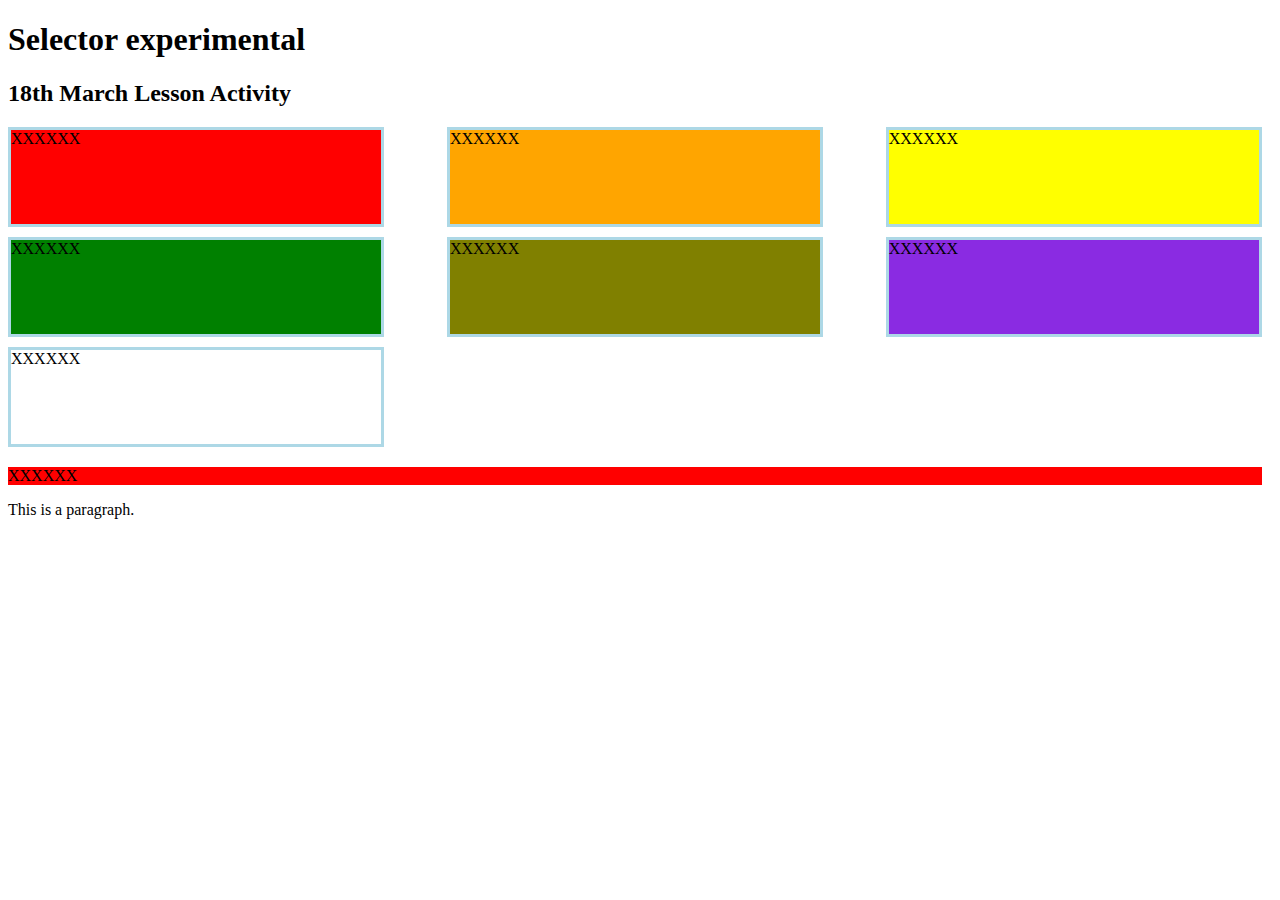
<file: EX-03/index.html>
<!DOCTYPE html>
<html>
<head>
<title>18th March Lesson Activity</title>
<link rel="stylesheet" href="css/stile.css">
</head>
<body>

<h1>Selector experimental</h1>
<h2>18th March Lesson Activity</h2>

<div class="wrapper">
    <div class="red oblique">XXXXXX</div>
    <div class="orange oblique">XXXXXX</div>
    <div class="yellow oblique">XXXXXX</div>
    <div class="green oblique">XXXXXX</div>
    <div class="blue oblique">XXXXXX</div>
    <div class="blueviolet oblique">XXXXXX</div>
    <div class="purple oblique">XXXXXX</div>
</div>

<div class="red oblique">XXXXXX</div>

<p>This is a paragraph.</p>

</body>
</html>
</file>
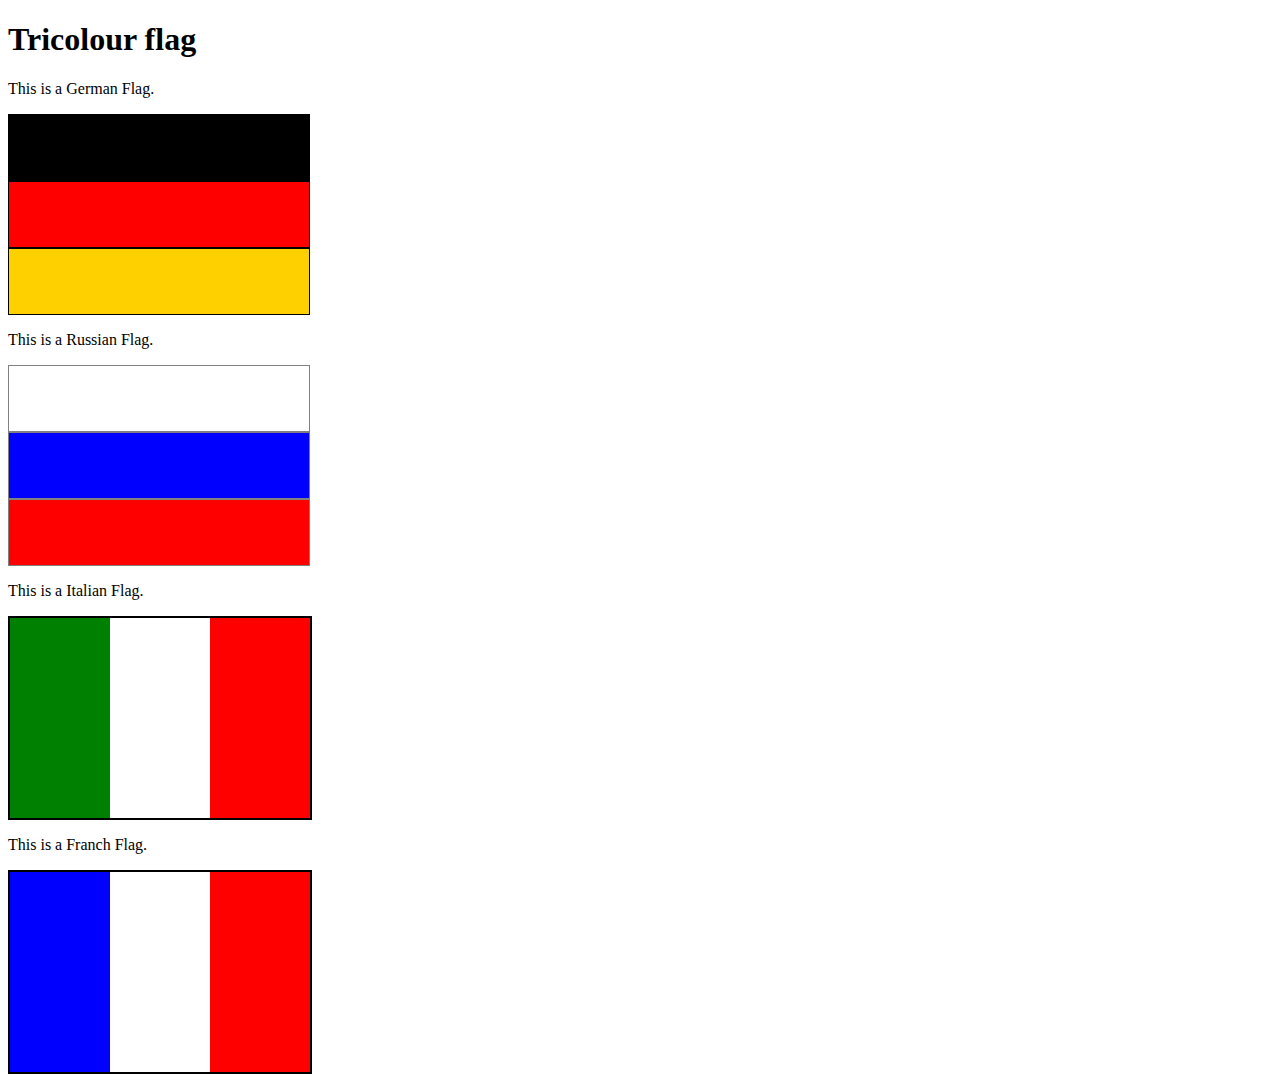
<file: EX-04/index.html>
<!DOCTYPE html>
<html>
<head>
<title>25th March After Lesson Activity</title>
<link rel="stylesheet" href="css/stile.css">
</head>
<body>

<h1>Tricolour flag</h1>


<p>This is a German Flag.</p>
<div class="GermanFlag">

  <div class="black"></div>
  <div class="red"></div>
  <div class="yellow"></div>

</div>


<p>This is a Russian Flag.</p>

<div class="RussianFlag">

    <div class="white"></div>
    <div class="blue"></div>
    <div class="red"></div>
    
  </div>

  <p>This is a Italian Flag.</p>

  <div class="Italyflag">
    <div class="green"></div>
    <div class="white"></div>
    <div class="red"></div>
  </div>

  <p>This is a Franch Flag.</p>

  <div class="FranceFlag">
    <div class="blue"></div>
    <div class="white"></div>
    <div class="red"></div>
  </div>


</body>
</html>
</file>
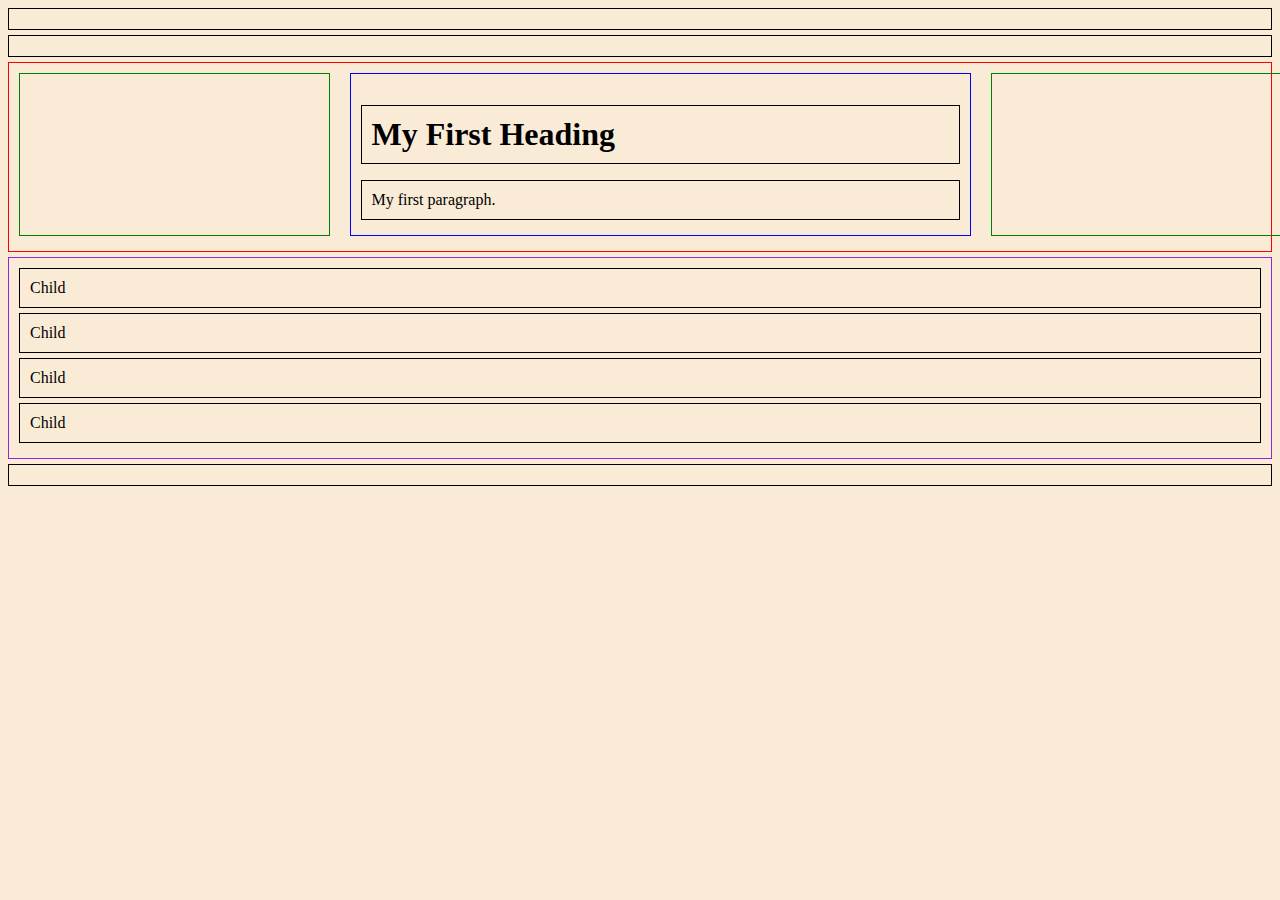
<file: EX-05/index.html>
<!DOCTYPE html>
<html>
<head>
<title>Page Title</title>
<link rel="stylesheet" href="css/stile.css">

</head>

<body>

  <header></header>
  <nav></nav>
  <div class="wrapper">
    <aside class="aside1"></aside>
    <main>

      <h1>My First Heading</h1>
      <p>My first paragraph.</p>

    </main> 
  
    <aside class="aside2"></aside>

  </div>

  <div class="float-dem">
    <div class="child">Child</div>
    <div class="child">Child</div>
    <div class="child">Child</div>
    <div class="child">Child</div>


  </div> 

  <footer></footer>
   
  
  


</body>
</html>
</file>
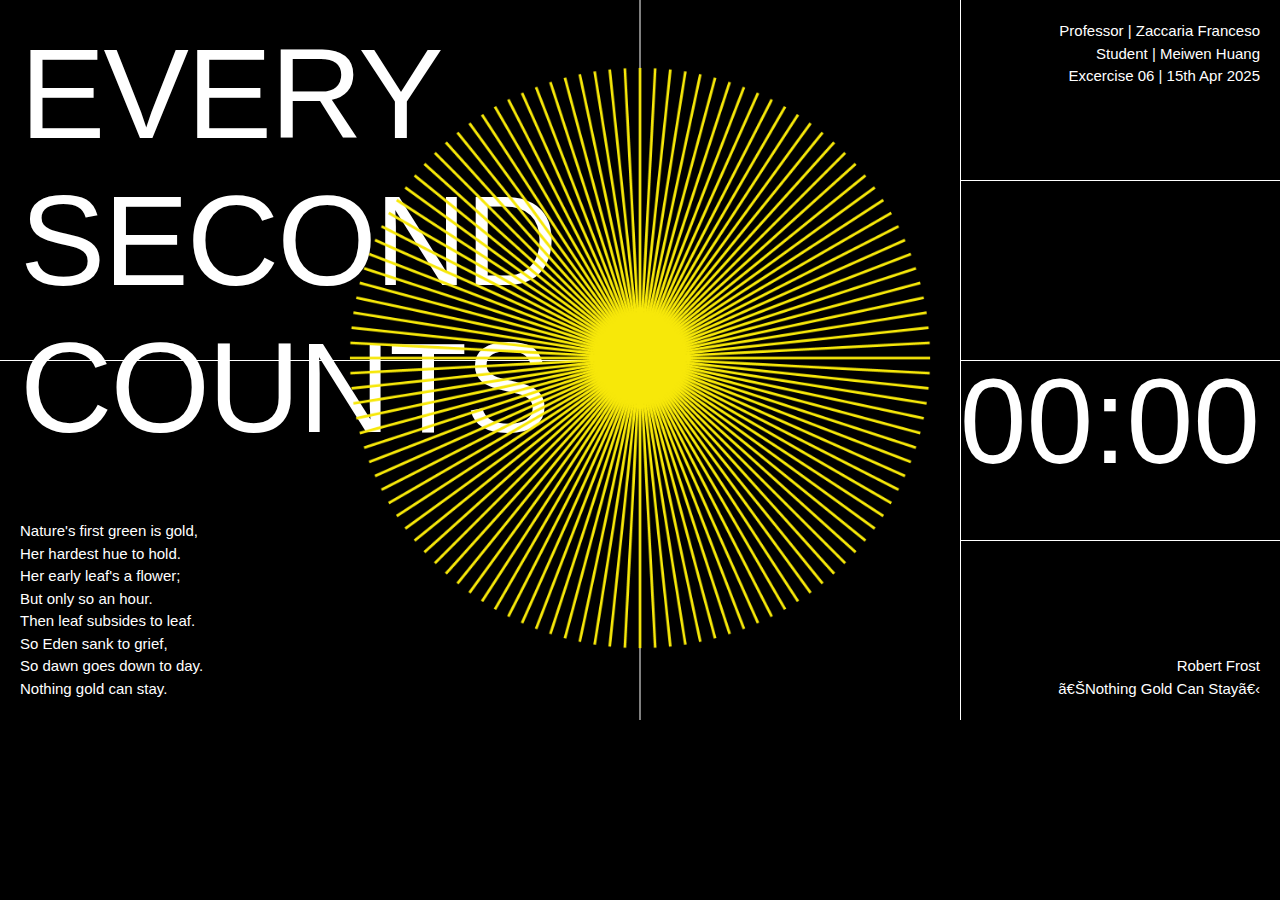
<file: EX-06/index.html>
<!DOCTYPE html>
<html lang="en">
<head>
  <!-- <meta charset="UTF-8" />
  <meta name="viewport" content="width=device-width, initial-scale=1.0" /> -->
  <title>Every Second Counts</title>

  <!-- Google Fonts Title -->
  <link href="https://fonts.googleapis.com/css2?family=Noto+Sans+JP:wght@300;400;500;700&display=swap" rel="stylesheet">
 
  <link rel="stylesheet" href="css/stile.css" />


</head>
<body>
    
<div class="canva">

    <!-- screen line -->
    
    <div class="lines">
        <!-- horizontal (3 lines) -->
        <div class="h-line line-h-1"></div>
        <div class="h-line line-h-2"></div>
        <div class="h-line line-h-3"></div>
        <div class="h-line line-h-4"></div>
      
        <!-- vertical (3 lines) -->
        <div class="v-line line-v-1"></div>
        <div class="v-line line-v-2"></div>
        <div class="v-line line-v-3"></div>
      </div>
      
    
    
    <!-- headline -->
    <div class="headline">
      EVERY<br>
      SECOND<br>
      COUNTS
    </div>

    <!-- center image -->
    <div class="image-container">
      <img src="img/circle.png" alt="Centered Image" />
    </div>

    <!-- crossline -->
    <div class="horizontal-line"></div>
    <div class="vertical-line"></div>

    <!-- copy bottom right 1-->
    <div class="bottom-right1">
        Robert Frost<br>
        《Nothing Gold Can Stay》
    </div>

     <!-- copy time-->
     <div class="bottom-right2">
        00:00
    </div>


    <!-- name -->
    <div class="name">
        Professor | Zaccaria Franceso <br>
        Student | Meiwen Huang<br>
        Excercise 06 | 15th Apr 2025
    </div>
   

     <!-- copy bottom left -->
     <div class="bottom-left">
        Nature's first green is gold,<br>
        Her hardest hue to hold.<br>
        Her early leaf's a flower;<br>
        But only so an hour.<br>
        Then leaf subsides to leaf.<br>
        So Eden sank to grief,<br>
        So dawn goes down to day.<br>
        Nothing gold can stay.
    </div>

    



</div>

</body>
</html>
</file>
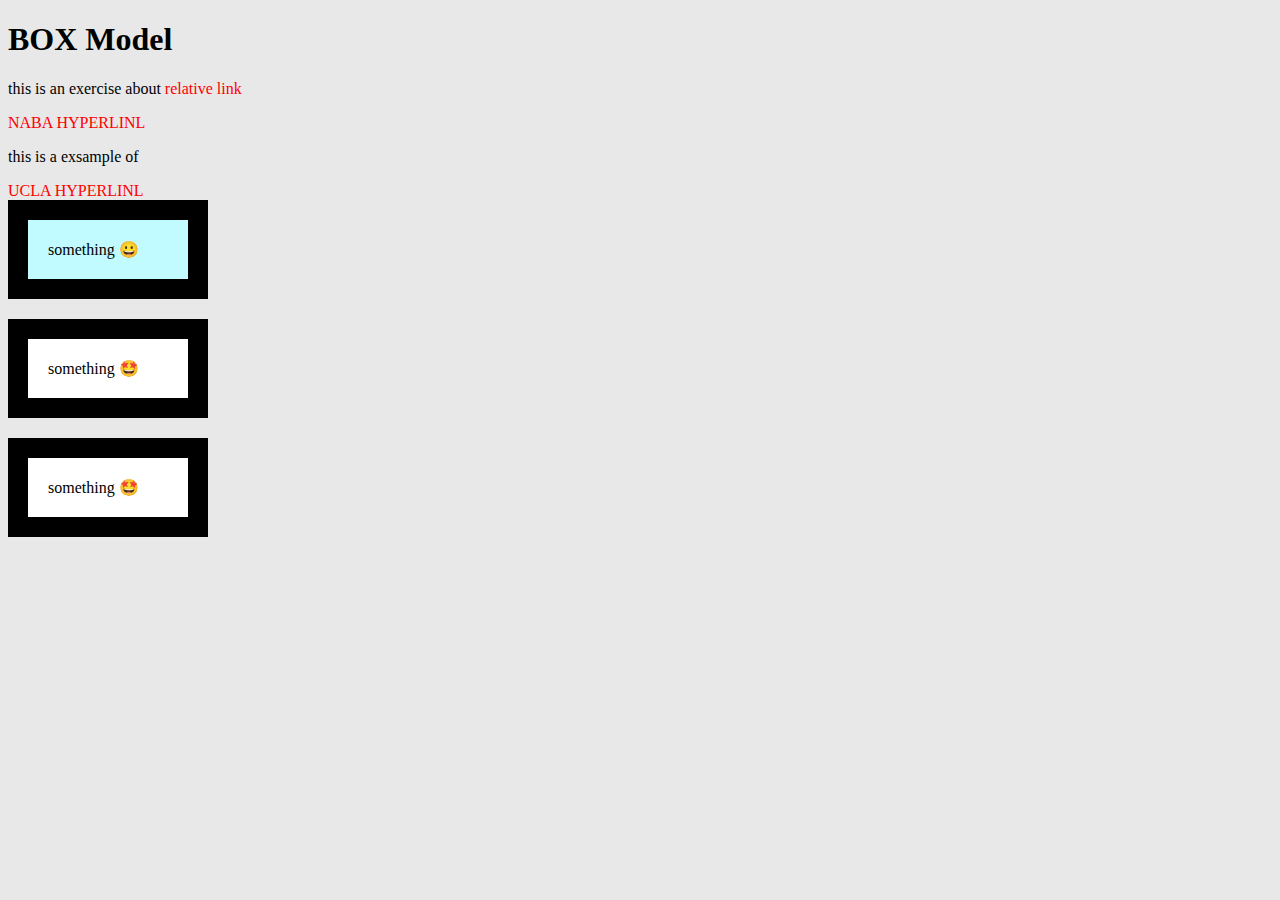
<file: EX-08/index.html>
<!DOCTYPE html>
<html>

<head>
    <title>Page Title</title>
    <link rel="stylesheet" href="css/stile.css">

</head>

<body>

    <h1>BOX Model</h1>
  
    <p> this is an exercise about <a href="../EX-08/index.html" </a> relative link </p>
        <a href="https://www.naba.it/en" target="_blank" alt="HYPERLINk EXAMPLE" title="notification"> NABA HYPERLINL</a>
    
    <p> this is a exsample of </p>
        <a href="https://www.ucla.edu/"> UCLA HYPERLINL</a>
    

    <div class="box-model-test box-model-test-01">something 😀</div>
    <div class="box-model-test box-model-test-02">something 🤩</div>
    <div class="box-model-test box-model-test-03">something 🤩</div>


</body>

</html>
</file>
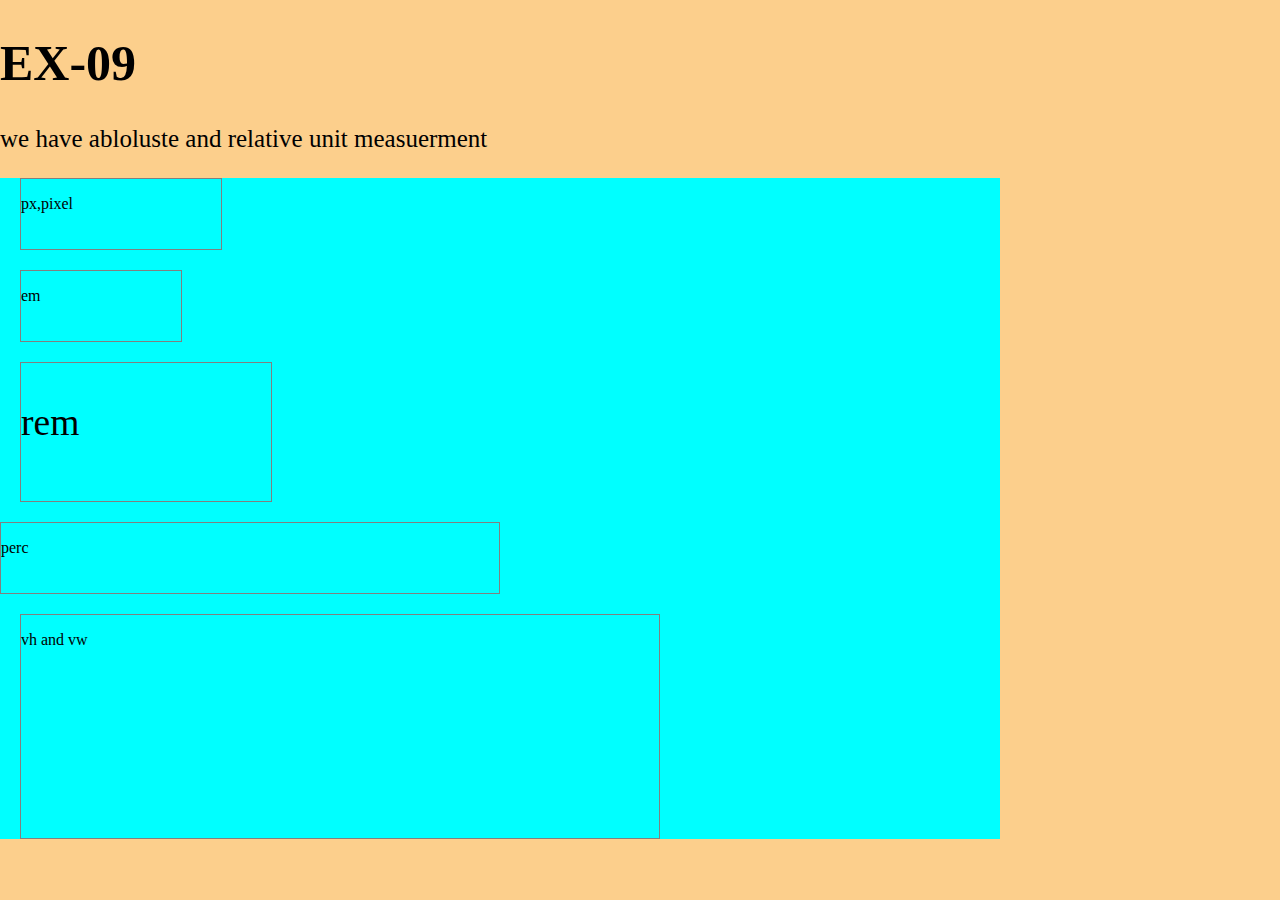
<file: EX-09/index.html>
<!DOCTYPE html>
<html>

<head>
    <title>Page Title</title>
    <link rel="stylesheet" href="css/stile.css">
</head>

<body>

    <h1>EX-09</h1>
    <p>we have abloluste and relative unit measuerment</p>

<ul>
    
    <li class ="px"><p>px,pixel</p></li>
    <li class ="em"><p>em</p></li>
    <li class ="rem"><p>rem</p></li>
    <li class ="perc"><p>perc</p></li>
    <li class ="vhvw"><p>vh and vw</p></li>

</ul>




</body>

</html>
</file>
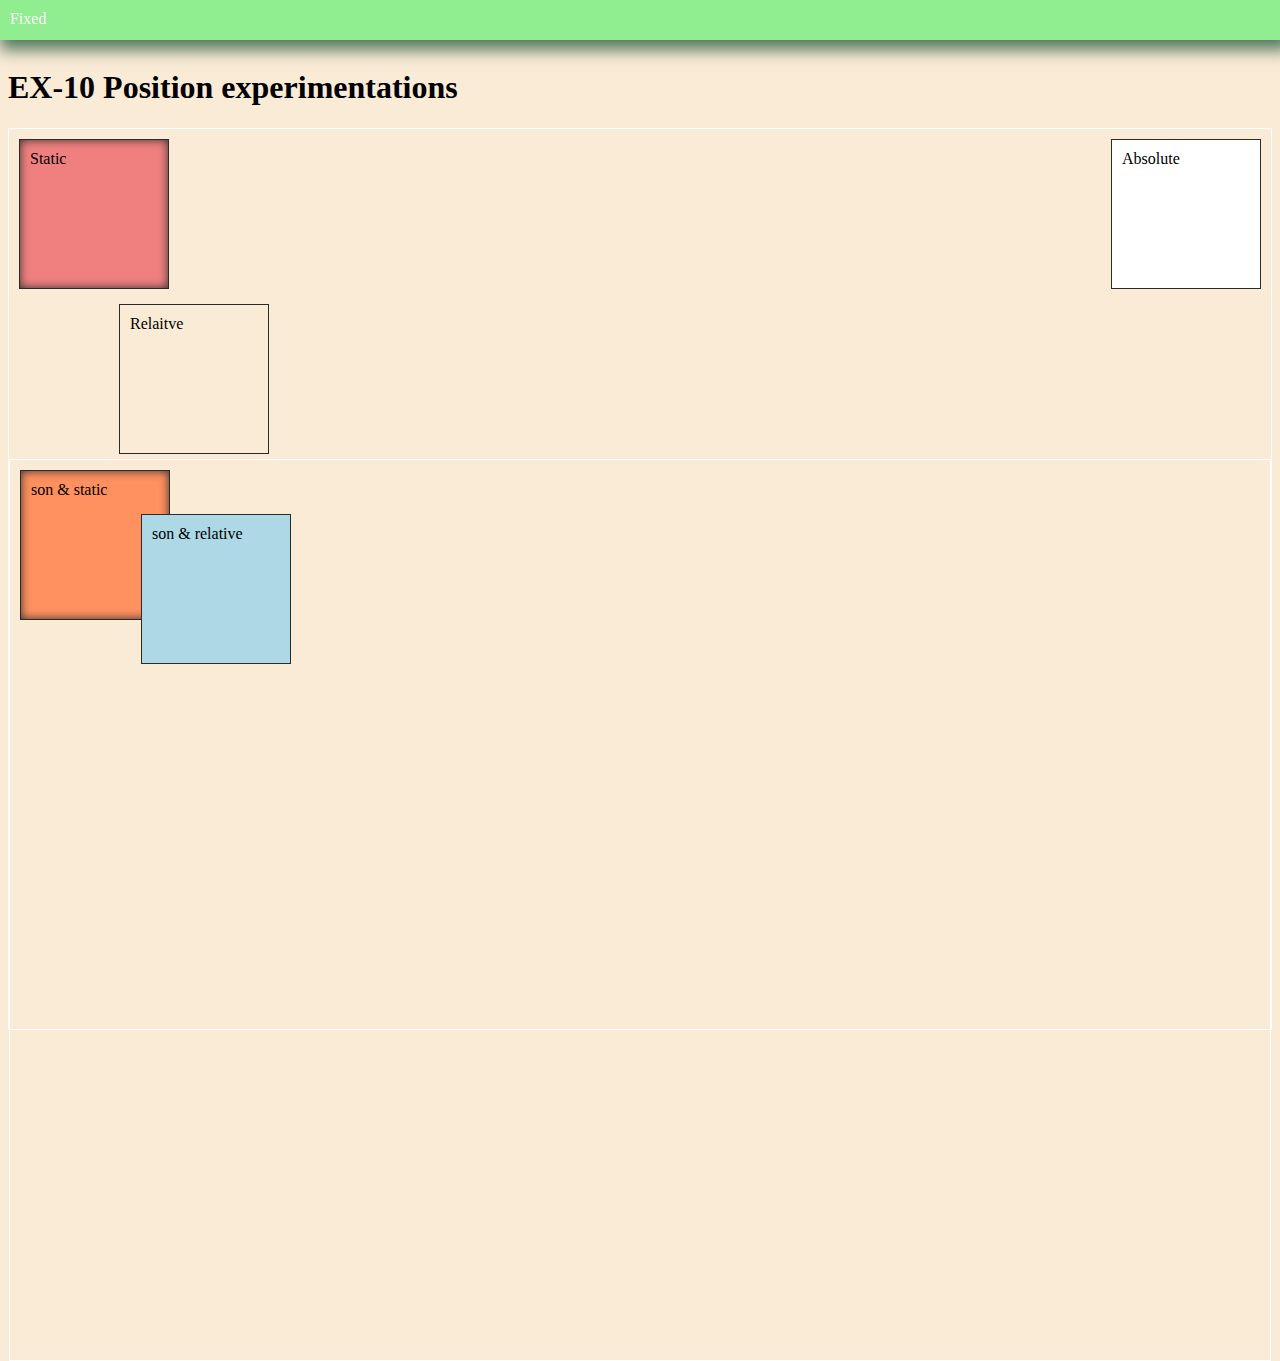
<file: EX-10/index.html>
<!DOCTYPE html>
<html>
<head>
<title>Page Title</title>
<link rel="stylesheet" href="css/stile.css">

</head>

<body>

  <h1>EX-10 Position experimentations</h1>

<div class="container">
 <div class="son static"> Static </div>
 <div class="son relative"> Relaitve </div> 
 <div class="son absolute"> Absolute </div>
 <div class="son fixed"> Fixed </div>

 <div class="container container2">
  <div class="son static"> son & static 
  <div class="son relative"> son & relative </div> 
</div>
  
</div>  
</body>
</html>
</file>
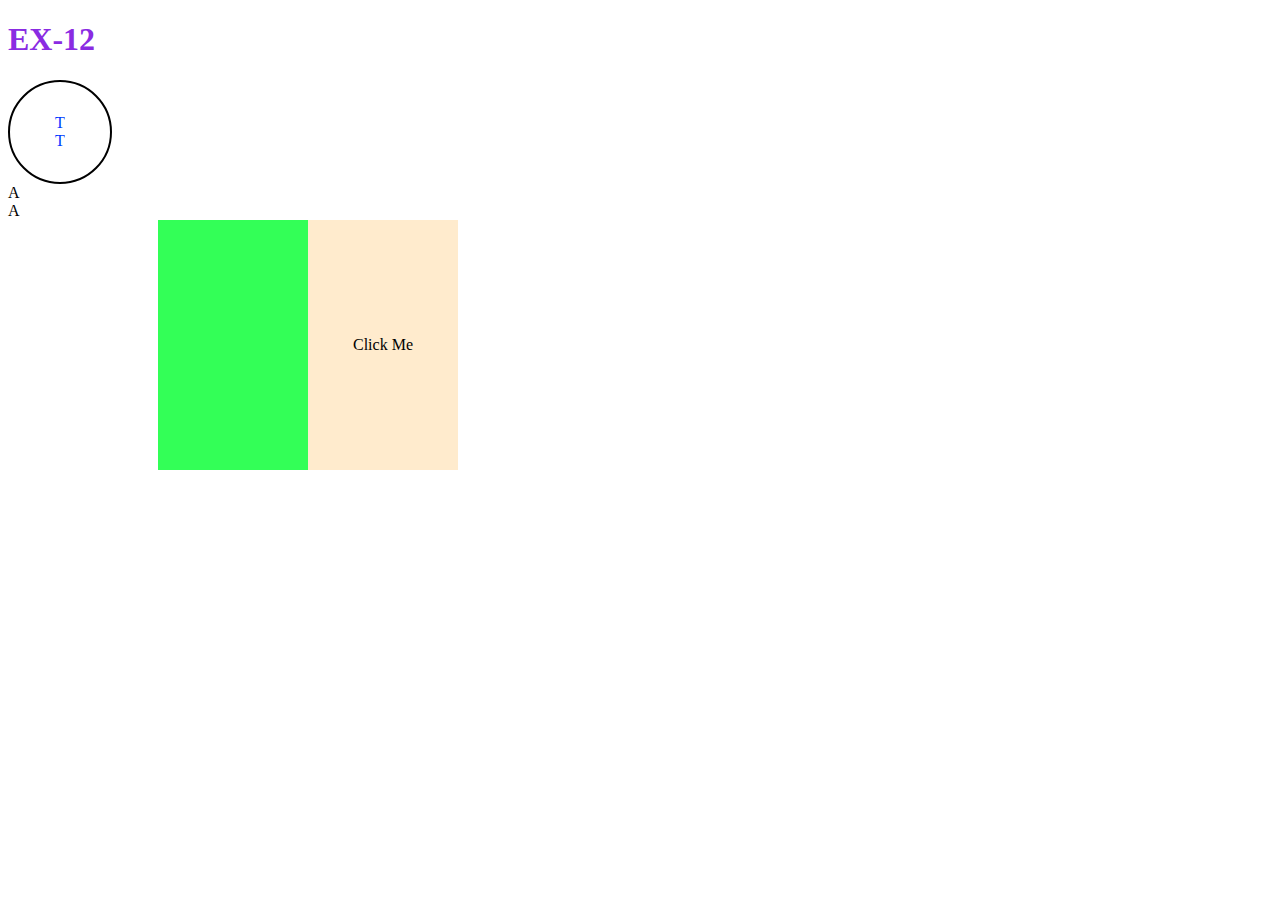
<file: EX-12/index.html>
<!DOCTYPE html>
<html>
<head>
<title>Ductument</title>
<link rel="stylesheet" href="css/stile.css">

</head>

<body>

  <h1>EX-12</h1>

  <div class="cerchio">
    <div> T </div>
    <div> T </div>
  </div>

  <div id="hexagon">
    <div> A </div>
    <div> A </div>

  <div class="card">
    
    <div class="card">Click Me</div>

  </div> 
  
 
  
   
</body>
</html>
</file>
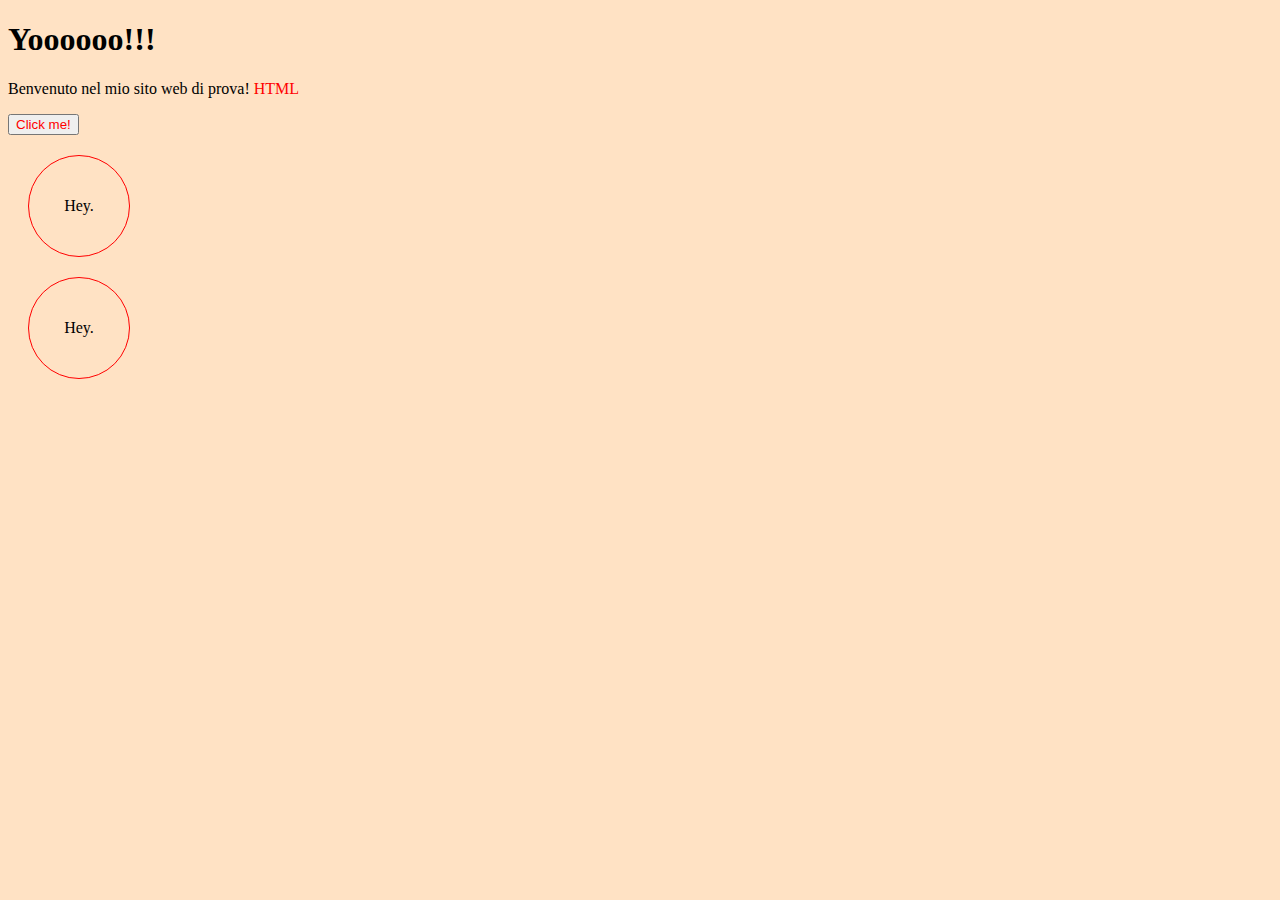
<file: EX-16/index.html>
<!DOCTYPE html>
<html>

<head>

  <title>EX-16</title>
  <link rel="stylesheet" href="css/stile.css">
  <meta name="viewport" content="width=device-width, initial-scale=1">
  <script src="js/principale.js"></script>

</head>

<body>

  <h1>Yoooooo!!!</h1>
  <p>Benvenuto nel mio sito web di prova! <span class="red"> HTML </span></p>
  <button id="pippo" class="red"> Click me! </button>

  <div class="un-buon-partito">Hey.</div>
  <div class="un-buon-partito">Hey.</div>


</body>

</html
</file>
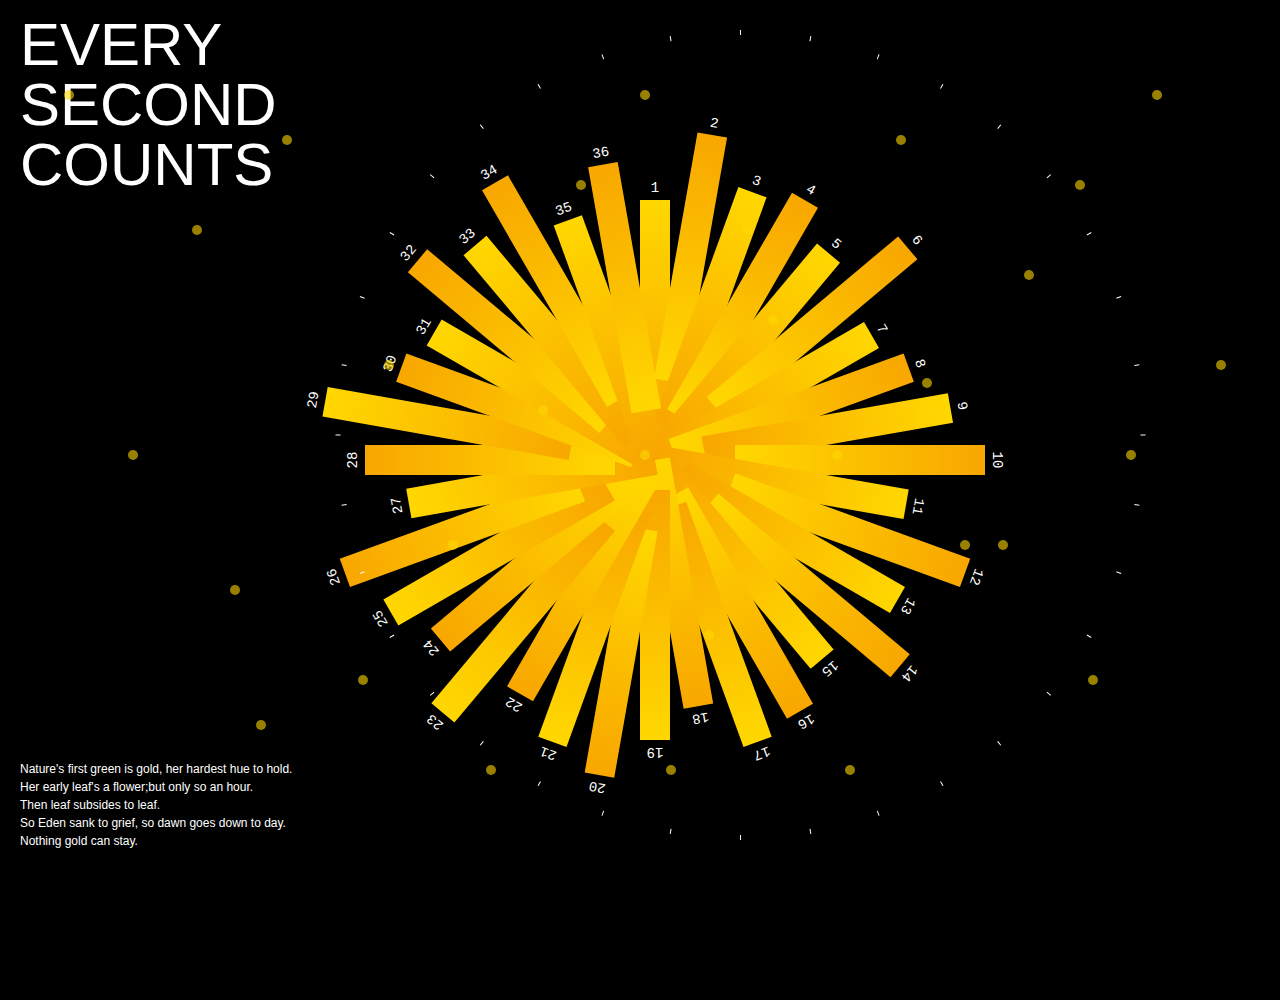
<file: Final/index.html>
<!-- index.html -->
<!DOCTYPE html>
<html lang="ja">

<head>

  <title>Final</title>
  <link href="https://fonts.googleapis.com/css2?family=Noto+Sans+JP:wght@300;400;500;700&display=swap" rel="stylesheet">
  <link rel="stylesheet" href="styles.css" />

</head>

<body>

  <div class="headline1">EVERY</div>
  <div class="headline2">SECOND</div>
  <div class="headline3">COUNTS</div>



  <div class="container">
  <div class="sunburst">
    <div class="ray" data-index="1"></div>
    <div class="ray" data-index="2"></div>
    <div class="ray" data-index="3"></div>
    <div class="ray" data-index="4"></div>
    <div class="ray" data-index="5"></div>
    <div class="ray" data-index="6"></div>
    <div class="ray" data-index="7"></div>
    <div class="ray" data-index="8"></div>
    <div class="ray" data-index="9"></div>
    <div class="ray" data-index="10"></div>
    <div class="ray" data-index="11"></div>
    <div class="ray" data-index="12"></div>
    <div class="ray" data-index="13"></div>
    <div class="ray" data-index="14"></div>
    <div class="ray" data-index="15"></div>
    <div class="ray" data-index="16"></div>
    <div class="ray" data-index="17"></div>
    <div class="ray" data-index="18"></div>
    <div class="ray" data-index="19"></div>
    <div class="ray" data-index="20"></div>
    <div class="ray" data-index="21"></div>
    <div class="ray" data-index="22"></div>
    <div class="ray" data-index="23"></div>
    <div class="ray" data-index="24"></div>
    <div class="ray" data-index="25"></div>
    <div class="ray" data-index="26"></div>
    <div class="ray" data-index="27"></div>
    <div class="ray" data-index="28"></div>
    <div class="ray" data-index="29"></div>
    <div class="ray" data-index="30"></div>
    <div class="ray" data-index="31"></div>
    <div class="ray" data-index="32"></div>
    <div class="ray" data-index="33"></div>
    <div class="ray" data-index="34"></div>
    <div class="ray" data-index="35"></div>
    <div class="ray" data-index="36"></div>
  </div>
</div>


  <!-- <div class="dots">
    <div class="dot"></div>
    <div class="dot"></div>
    <div class="dot"></div>
    <div class="dot"></div>
    <div class="dot"></div>
    <div class="dot"></div>
    <div class="dot"></div>
    <div class="dot"></div>
    <div class="dot"></div>
    <div class="dot"></div>
  </div> -->

  <div class="tick-ring">
  <div class="tick" style="--i:0"></div>
  <div class="tick" style="--i:1"></div>
  <div class="tick" style="--i:2"></div>
  <div class="tick" style="--i:3"></div>
  <div class="tick" style="--i:4"></div>
  <div class="tick" style="--i:5"></div>
  <div class="tick" style="--i:6"></div>
  <div class="tick" style="--i:7"></div>
  <div class="tick" style="--i:8"></div>
  <div class="tick" style="--i:9"></div>
  <div class="tick" style="--i:10"></div>
  <div class="tick" style="--i:11"></div>
  <div class="tick" style="--i:12"></div>
  <div class="tick" style="--i:13"></div>
  <div class="tick" style="--i:14"></div>
  <div class="tick" style="--i:15"></div>
  <div class="tick" style="--i:16"></div>
  <div class="tick" style="--i:17"></div>
  <div class="tick" style="--i:18"></div>
  <div class="tick" style="--i:19"></div>
  <div class="tick" style="--i:20"></div>
  <div class="tick" style="--i:21"></div>
  <div class="tick" style="--i:22"></div>
  <div class="tick" style="--i:23"></div>
  <div class="tick" style="--i:24"></div>
  <div class="tick" style="--i:25"></div>
  <div class="tick" style="--i:26"></div>
  <div class="tick" style="--i:27"></div>
  <div class="tick" style="--i:28"></div>
  <div class="tick" style="--i:29"></div>
  <div class="tick" style="--i:30"></div>
  <div class="tick" style="--i:31"></div>
  <div class="tick" style="--i:32"></div>
  <div class="tick" style="--i:33"></div>
  <div class="tick" style="--i:34"></div>
  <div class="tick" style="--i:35"></div>
</div>


<div class="bottom-left">
        Nature's first green is gold, her hardest hue to hold.<br>
        Her early leaf's a flower;but only so an hour.<br>
        Then leaf subsides to leaf.<br>
        So Eden sank to grief, so dawn goes down to day.<br>
        Nothing gold can stay.
</div>


<div class="stars">
  <div class="star" style="--x:5%; --y:10%; --d:0s;"></div>
  <div class="star" style="--x:15%; --y:25%; --d:1.2s;"></div>
  <div class="star" style="--x:20%; --y:80%; --d:0.6s;"></div>
  <div class="star" style="--x:30%; --y:40%; --d:2s;"></div>
  <div class="star" style="--x:35%; --y:60%; --d:0.8s;"></div>
  <div class="star" style="--x:45%; --y:20%; --d:1.7s;"></div>
  <div class="star" style="--x:50%; --y:10%; --d:1s;"></div>
  <div class="star" style="--x:55%; --y:70%; --d:2.4s;"></div>
  <div class="star" style="--x:60%; --y:35%; --d:0.3s;"></div>
  <div class="star" style="--x:65%; --y:50%; --d:1.1s;"></div>
  <div class="star" style="--x:70%; --y:15%; --d:1.8s;"></div>
  <div class="star" style="--x:75%; --y:60%; --d:0.5s;"></div>
  <div class="star" style="--x:80%; --y:30%; --d:2.2s;"></div>
  <div class="star" style="--x:85%; --y:75%; --d:1.5s;"></div>
  <div class="star" style="--x:90%; --y:10%; --d:0.7s;"></div>
  <div class="star" style="--x:10%; --y:50%; --d:2.6s;"></div>
  <div class="star" style="--x:18%; --y:65%; --d:1.3s;"></div>
  <div class="star" style="--x:22%; --y:15%; --d:2.1s;"></div>
  <div class="star" style="--x:28%; --y:75%; --d:0.9s;"></div>
  <div class="star" style="--x:38%; --y:85%; --d:0.4s;"></div>
  <div class="star" style="--x:42%; --y:45%; --d:2.8s;"></div>
  <div class="star" style="--x:52%; --y:85%; --d:0.2s;"></div>
  <div class="star" style="--x:58%; --y:25%; --d:1.4s;"></div>
  <div class="star" style="--x:66%; --y:85%; --d:1.9s;"></div>
  <div class="star" style="--x:72%; --y:42%; --d:0.1s;"></div>
  <div class="star" style="--x:78%; --y:60%; --d:2.5s;"></div>
  <div class="star" style="--x:84%; --y:20%; --d:1.6s;"></div>
  <div class="star" style="--x:88%; --y:50%; --d:0.6s;"></div>
  <div class="star" style="--x:95%; --y:40%; --d:1.1s;"></div>
  <div class="star" style="--x:50%; --y:50%; --d:2.9s;"></div>
</div>
</file>
<file: EX-03/css/stile.css>
body {
    color: black;
}

div{
    margin-right: 10px;
    margin-bottom: 10px;
    /* width: 50% ; */
}

.wrapper {
    display: flex;
    flex-wrap: wrap;
}

.wrapper div {
   width: 30%;
   height: 100px;
   border: 3px solid lightblue;
   margin-right: 5%; 
   box-sizing: border-box;
}

.wrapper div:nth-child(5) {
    background-color: olive;
}

.wrapper div:nth-child(3n) {
   margin-right: 0px;
}

.red{
    background-color: red;
}

.orange{
    background-color: orange;
}

.yellow{
background-color: yellow;
}

.green{
    background-color: green;
}

.blue{
    background-color: blue;
}

.blueviolet{
    background-color: blueviolet;
}

.purple{
    background-color: white;
    border: 1px solid red;
}

.red{
    background-color: red;
}
</file>
<file: EX-04/css/stile.css>
body{ color: black;}

.GermanFlag div{
    height: 65px;
    width: 300px;
    border: 1px solid rgb(0, 0, 0);
    }

    .black{
        background-color: black;
    }
    .red{
        background-color: red;
    }
    .yellow{
        background-color: rgb(255, 208, 0);
    }

.RussianFlag div{
    height: 65px;
    width: 300px;
    border: 1px solid grey;
    }
    .white{
        background-color: rgb(0, 0, 0);
    }
    .blue{
        background-color: blue;
    }
    .red{
        background-color: red;
    }
    


.Italyflag {
    display: flex;
    width: 300px;
    height: 200px;
    border: 2px solid black;
  }
  
  .green {
    background-color: green;
    flex: 1;
  }
  
  .white {
    background-color: white;
    flex: 1;
  }
  
  .red {
    background-color: red;
    flex: 1;
  }
  
.FranceFlag {
    display: flex;
    width: 300px;
    height: 200px;
    border: 2px solid black;
  }
  
  .blue {
    background-color: blue;
    flex: 1;
  }
  
  .white {
    background-color: white;
    flex: 1;
  }
  
  .red {
    background-color: red;
    flex: 1;
  }
</file>
<file: EX-05/css/stile.css>
body { background-color: antiquewhite;}

body * {
  border: 1px solid black;
  padding: 10px;
  margin-bottom: 5px;
}

.wrapper {
  border: 1px solid red;
  display: grid;
  grid-template-columns: 25% 50% 25%;
  column-gap: 20px;
}

.wrapper aside {
  border: 1px solid green;
}

.wrapper main {
  border: 1px solid blue;
}

.float-dem {
   border: 1px solid blueviolet;

}

.float-dem.child {
  float: right;
  width: 30px;
  height: 30px;

}
</file>
<file: EX-06/css/stile.css>
/* setting all */
body, html {
  margin: 0;
  padding: 0;
  height: 100%;
  background-color: black;
  color: white;
  font-family: 'Noto Sans Japanese', sans-serif;
}

.image-container {
  position: absolute;
  top: 50%;
  left: 50%;
  transform: translate(-50%, -50%);
  z-index: 10;
}

/* 16:9 screen vertical & horizontal lines */
.lines {
  width: 100vw;
  aspect-ratio: 16 / 9;
  position: relative;
  background-color: black;
}


/* setting horizontal lines */
.h-line {
  position: absolute;
  right:0%;
  width: 25%;
  height: 1px;
  background-color: white;
  opacity: 0;
}

/* position & opacity lines */
.line-h-1 { top: 0%;  } 
.line-h-2 { top: 25%; opacity: 1; }
.line-h-3 { top: 50%; opacity: 1; }
.line-h-4 { top: 75%; opacity: 1;}

/* setting vertical lines */
.v-line {
  position: absolute;
  top: 0;
  height: 100%;
  width: 1px;
  background-color: white;
  opacity: 0; 
}

/* position & opacity lines */
.line-v-1 { left: 25%; }
.line-v-2 { left: 50%; }
.line-v-3 { left: 75%; opacity: 1; }  



/* 16:9 canva */
.canva {
  width: 100vw;
  aspect-ratio: 16 / 9;
  position: relative;
  background-color: #000;
  overflow: hidden;
}

/* center imae */
.image-container {
  position: absolute;
  top: 50%;
  left: 50%;
  transform: translate(-50%, -50%);
}
.image-container img {
  max-width: 100%;
  max-height: 100%;
  object-fit: contain;
}

/* crossline */
.horizontal-line {
  position: absolute;
  top: 50%;
  left: 0;
  width: 100%;
  height: 1px;
  background-color: white;
  transform: translate(-50%);
}
.vertical-line {
  position: absolute;
  left: 50%;
  top: 0;
  width: 1px;
  height: 100%;
  background-color: white;
  transform: translateX(-50%);
}

/* headline */
.headline {
  position: absolute;
  top: 20px;
  left: 20px;
  width: 100%;
  text-align: left;
  font-size: 800%;
  font-weight: 500;
  letter-spacing: -2px;
}

/* copy bottom right 1 */
.bottom-right1 {
  position: absolute;
  bottom: 20px;
  right: 20px;
  font-size: 15px;
  font-weight: 100;
  line-height: 1.5;
  text-align: right; 
}

/* copy time */
.bottom-right2 {
  position: absolute;
  bottom: 230px;
  right: 20px;
  font-size: 120px;
  font-weight: 100;
  text-align: right; 
  font-weight: 30px;
}

/* copy name */
.name {
  position: absolute;
  top: 20px;
  right: 20px;
  font-size: 15px;
  font-weight: 100;
  text-align: right; 
  font-weight: 30px;
  line-height: 1.5;
}


/* copy bottom left */
.bottom-left {
  position: absolute;
  bottom: 20px;
  left: 20px;
  font-size: 15px;
  font-weight: 100;
  line-height: 1.5;
  letter-spacing: 0px;
}
</file>
<file: EX-08/css/stile.css>
body{
    background-color: rgb(232, 232, 232);}

.box-model-test{
border: 20px solid black;
margin-bottom: 20px;
padding: 20px;
width: 200px;
}

.box-model-test-01{
    background-color: rgb(193, 251, 255);
    box-sizing: border-box;
}

.box-model-test-02{
    background-color: white;
    box-sizing: border-box;
}

.box-model-test-03{
    background-color: white;
    box-sizing: border-box;
}
a:link{
    color: red;
    text-decoration:none ;
}

a:visited{
    color:yellowgreen;
    text-decoration: none;
}

a:hover{
    color: red;
    text-decoration: underline;
}

a:active{
    color: green;
}

a:focus{
    color: rgb(31, 7, 255);
}
</file>
<file: EX-09/css/stile.css>
body{
    background-color: rgb(252, 207, 140);
    padding: 0;
    margin: 0;
}

ul li{
    list-style-type: square;
    display: block;
    border: 1px solid gray;
    margin-bottom: 20px;
    padding-bottom: 20px;  
    width: 200px; 
    margin-left: 20px;
}

ul{
    padding: 0%;
    margin: 0%;
}

.em{
    width: 10em;
}

html{
    font-size: 25px;
}

ul{
    font-size: 16px;
}

.rem{
    font-size: 1.5rem;
    width: 10rem;
}
 .perc{
    width: 50%;
    margin-left: 0;
    box-sizing: border-box;
 }

 ul{
    width: 1000px;
    background-color: aqua;
 }

 .vhvw{
    width: 50vw;
    height: 25vh;
    box-sizing: border-box;
 }
</file>
<file: EX-10/css/stile.css>
body { 
  background-color: antiquewhite;
  padding-top: 40px;

}
  

.container{
  position: relative;
  border: 1px solid white;
  height: 900px;
  
}

  .container .son{
    border: 1px solid rgb(43, 43, 43);
    width: 150px;
    height: 150px;
    margin: 10px;
    padding: 10px;
    box-sizing: border-box;
  }

  /* hierarcy experimentations, please spippolate */
  .static{
    position: static;
    background-color: lightblue;
    box-shadow: inset 0 0 10px #31302e;
  }


.container > .son.static {
  position: static;
  background-color: lightcoral; 
}

  .relative{
    position: relative;
    top: 5px;  
    left:100px;
  }
  .absolute{
    position: absolute;
    top: 0;  
    right:0;
    background-color: white;
  }

  .fixed{
    position: fixed;
    top: -10px;  
    left:-10px;
    width:100% !important;
    height: 40px !important;
    background-color: lightgreen;
    color: white;
    border:none !important;
    
    /* -webkit-box-shadow: 5px 5px 15px 5px #2f352d;  */
    box-shadow: 5px 5px 15px 5px #51785c;
  }

  .container2 .son{
    background-color: lightblue !important;

  }

  .container2 > .son{
    background-color: rgb(255, 144, 96) !important;

  }
</file>
<file: EX-12/css/stile.css>
h1 {
  color: blueviolet;}

.cerchio{
  border: 2px solid black;
  border-radius: 50%;
  width: 100px;
  height: 100px;
  display: flex;
  justify-content: center;
  align-items: center;
  flex-wrap: wrap;
  align-content: center;
  /* transition: width 2s; */
  /* transition: transform 2s; */
  transition: all 2s;
  }

.cerchio:hover{
  width: 200px;
  transform: rotate(360deg);
  /* transform:scale(100); ---->會失真，所以用下面的fontsize */
  font-size: 1000px;
}  

.cerchio div{
  color: rgb(0, 60, 255);
  width: 100%;
  text-align: center;
}

/* #hexagon {
  position: relative;
  width: 100px;
  height: 57.735px;
  background-color: #64C7CC;

  display: flex;
  justify-content: center;
  align-items: center;
  flex-wrap: wrap;
  align-content: center;
  
  animation-name: cambiaColore;
  animation-duration: 5s;
  animation-iteration-count: infinite;
  
}

@keyframes cambiaColore {
  0% {background-color: #64C7CC;   left:0px;}
  25% {background-color: #FF5733;  left:100px}
  50% {background-color: #33FF57;  left:-100px}
  75% {background-color: #3357FF;  left:0}

}


#hexagon:before {
  content: "";
  position: absolute;
  top: -28.867px;
  left: 0;
  width: 0;
  height: 0;
  border-left: 50px solid transparent;
  border-right: 50px solid transparent;
  border-bottom: 28.867px solid #64C7CC;
}

#hexagon:after {
  content: "";
  position: absolute;
  bottom: -50px;
  left: -50px;
  width: 0;
  height: 0;
  border-left: 50px solid transparent;
  border-right: 50px solid transparent;
  border-top: 50px solid #64C7CC;
}
 */

.card{
  background-color: #33FF57;
  width: 150px;
  height: 250px;
  margin-left: 150px;
}

.card .card{
  background-color: blanchedalmond;
  width: 150px;
  height: 250px;
  margin-left: 150px;
  display: flex;
  justify-content: center;
  align-items: center;
  transition: border-radius 2s;
  cursor:progress;
}

.card .card:hover{
  border-radius: 60px;

}
</file>
<file: EX-16/css/stile.css>
body {
    background-color: rgb(255, 226, 196);
}
.red {
    color: red;
}
.blue {
    color: blue;
}

.un-buon-partito {
    border: 1px solid red;
    width: 100px;
    height: 100px;
    border-radius: 50%;
    line-height: 100px;
    text-align: center;
    margin: 20px;
}

.un-partito-migliore {
      offset-path: path("M20,20 C20,100 200,0 200,100");
  animation: move 3000ms infinite alternate ease-in-out;
  width: 40px;
  height: 40px;
  background: cyan;
}

@keyframes move {
  0% {
    offset-distance: 0%;
  }
  100% {
    offset-distance: 100%;
  }
}
</file>
<file: Final/styles.css>
body {
    margin: 0;
    background: #000000;
    overflow: hidden;
    height: 100vh;
    width: 100vw;
    display: flex;
    justify-content: center;
    align-items: center;
    position: relative;
    font-family: 'Noto Sans Japanese', sans-serif;
}

.headline1, .headline2, .headline3 {
  position: absolute;
  left: 20px;
  color: white;
  font-size: 60px;
  font-family: 'Noto Sans Japanese', sans-serif;
}

.headline1 { top: 10px; }
.headline2 { top: 70px; }
.headline3 { top: 130px; }

/* copy bottom left */
.bottom-left {
  position: absolute;
  bottom: 50px;
  left: 20px;
  font-size: 12px;
  font-weight: 100;
  line-height: 1.5;
  letter-spacing: 0px;
  color: white;
}


.container {
    position: relative;
    width: 100%;
    height: 100%;
    display: flex;
    justify-content: center;
    align-items: center;
}

.sunburst {
    position: relative;
    width: 600px;
    height: 600px;
}


.tick-ring {
  position: absolute;
  top: 0;
  left: 0;
  width: 1000px;
  height: 1000px;
  border-radius: 50%;
  pointer-events: none;
}


.tick {
  position: absolute;
  width: 1px;
  height: 5px;
  background: white;
  top: 43%;
  left: 74%;
  transform: rotate(calc(var(--i) * 10deg)) translateY(-400px);
  transform-origin: bottom center;
}

.ray:nth-child(odd) {
  background: linear-gradient(to bottom, #ffd700, #f8a700);
}

.ray:nth-child(even) {
  background: linear-gradient(to top, #ffd700, #f8a700);
}

.ray {
    position: absolute;
    width: 30px;
    height: 250px;
    top: 10%;
    left: 50%;
    transform-origin: center bottom;
    opacity: 1;
    animation: fadeOut 0.5s forwards;
    animation-iteration-count:infinite;
    animation-duration: 8s;
}


/* @keyframes disspear {
    0%       { opacity: 1; }
    50%      { opacity: 0; }
    100%     { opacity: 1; }
} */

@keyframes fadeOut {
  0%       { opacity: 1; }
  50%      { opacity: 0; }
  100%     { opacity: 1; }
} 


/* fallback ray positions */
.ray:nth-child(1)  { transform: rotate(0deg) translateY(-10px);  animation-delay: 2s; }
.ray:nth-child(2)  { transform: rotate(10deg) translateY(-80px); animation-delay: 2.4s; }
.ray:nth-child(3)  { transform: rotate(20deg) translateY(-35px); animation-delay: 2.8s; }
.ray:nth-child(4)  { transform: rotate(30deg) translateY(-50px); animation-delay: 3.2s; }
.ray:nth-child(5)  { transform: rotate(40deg) translateY(-20px); animation-delay: 3.6s; }
.ray:nth-child(6)  { transform: rotate(50deg) translateY(-80px); animation-delay: 4s; }
.ray:nth-child(7)  { transform: rotate(60deg) translateY(-0px); animation-delay: 4.4s; }
.ray:nth-child(8)  { transform: rotate(70deg) translateY(-20px); animation-delay: 4.8s; }
.ray:nth-child(9)  { transform: rotate(80deg) translateY(-50px); animation-delay: 5.2s; }
.ray:nth-child(10) { transform: rotate(90deg) translateY(-80px); animation-delay: 5.6s; }
.ray:nth-child(11) { transform: rotate(100deg) translateY(-5px); animation-delay: 6s; }
.ray:nth-child(12) { transform: rotate(110deg) translateY(-80px); animation-delay: 6.4s; }
.ray:nth-child(13) { transform: rotate(120deg) translateY(-30px); animation-delay: 6.8s; }
.ray:nth-child(14) { transform: rotate(130deg) translateY(-70px); animation-delay: 7.2s; }
.ray:nth-child(15) { transform: rotate(140deg) translateY(-10px); animation-delay: 7.6s; }
.ray:nth-child(16) { transform: rotate(150deg) translateY(-40px); animation-delay: 8s; }
.ray:nth-child(17) { transform: rotate(160deg) translateY(-50px); animation-delay: 8.4s; }
.ray:nth-child(18) { transform: rotate(170deg) translateY(-0px); animation-delay: 8.8s; }
.ray:nth-child(19) { transform: rotate(180deg) translateY(-30px); animation-delay: 9.2s; }
.ray:nth-child(20) { transform: rotate(190deg) translateY(-70px); animation-delay: 9.6s; }
.ray:nth-child(21) { transform: rotate(200deg) translateY(-50px); animation-delay: 10s; }
.ray:nth-child(22) { transform: rotate(210deg) translateY(-20px); animation-delay: 10.4s; }
.ray:nth-child(23) { transform: rotate(220deg) translateY(-80px); animation-delay: 10.8s; }
.ray:nth-child(24) { transform: rotate(230deg) translateY(-30px); animation-delay: 11.2s; }
.ray:nth-child(25) { transform: rotate(240deg) translateY(-55px); animation-delay: 11.6s; }
.ray:nth-child(26) { transform: rotate(250deg) translateY(-80px); animation-delay: 12s; }
.ray:nth-child(27) { transform: rotate(260deg) translateY(-0px); animation-delay: 12.4s; }
.ray:nth-child(28) { transform: rotate(270deg) translateY(-40px); animation-delay: 12.8s; }
.ray:nth-child(29) { transform: rotate(280deg) translateY(-85px); animation-delay: 13.2s; }
.ray:nth-child(30) { transform: rotate(290deg) translateY(-20px); animation-delay: 13.6s; }
.ray:nth-child(31) { transform: rotate(300deg) translateY(-5px); animation-delay: 14s; }
.ray:nth-child(32) { transform: rotate(310deg) translateY(-60px); animation-delay: 14.4s; }
.ray:nth-child(33) { transform: rotate(320deg) translateY(-30px); animation-delay: 14.8s; }
.ray:nth-child(34) { transform: rotate(330deg) translateY(-70px); animation-delay: 15.2s; }
.ray:nth-child(35) { transform: rotate(340deg) translateY(-5px); animation-delay: 15.6s; }
.ray:nth-child(36) { transform: rotate(350deg) translateY(-50px); animation-delay: 16s; }




.ray::after {
  content: attr(data-index);
  position: absolute;
  top: -20px;
  left: 50%;
  transform: translateX(-50%);
  color: white;
  font-size: 14px;
  font-family: monospace;
}


.stars {
  position: absolute;
  width: 100%;
  height: 100%;
  top: 0;
  left: 0;
  pointer-events: none;
  z-index: 0;
}


.star {
  position: absolute;
  width: 10px;
  height: 10px;
  background: #ffd700;
  border-radius: 50%;
  opacity: 0.6;
  top: var(--y);
  left: var(--x);
  animation: twinkle 3s ease-in-out infinite;
  animation-delay: var(--d);
}



@keyframes twinkle {
  0%       { opacity: 0.2; }
  50%      { opacity: 1; }
  100%     { opacity: 0.2; }
}
</file>
